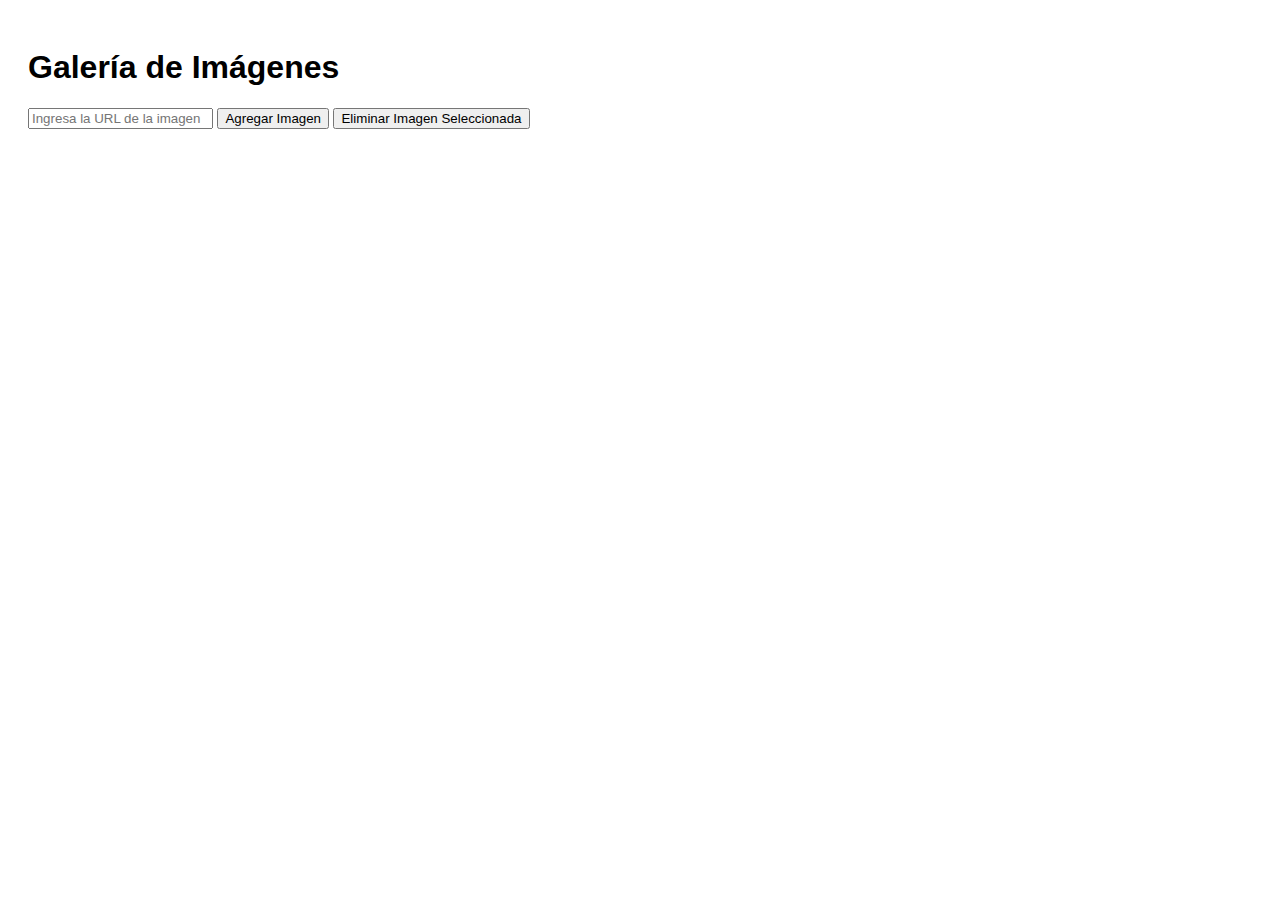
<file: Semana05/index.html>
<!DOCTYPE html>
<html lang="es">
<head>
    <meta charset="UTF-8">
    <title>Galería Interactiva</title>
    <link rel="stylesheet" href="styles.css">
</head>
<body>

    <h1>Galería de Imágenes</h1>

    <input 
        type="url" 
        id="urlImagen" 
        placeholder="Ingresa la URL de la imagen">

    <button id="btnAgregar">Agregar Imagen</button>
    <button id="btnEliminar">Eliminar Imagen Seleccionada</button>

    <div id="galeria"></div>

    <script src="script.js"></script>
</body>
</html>
</file>
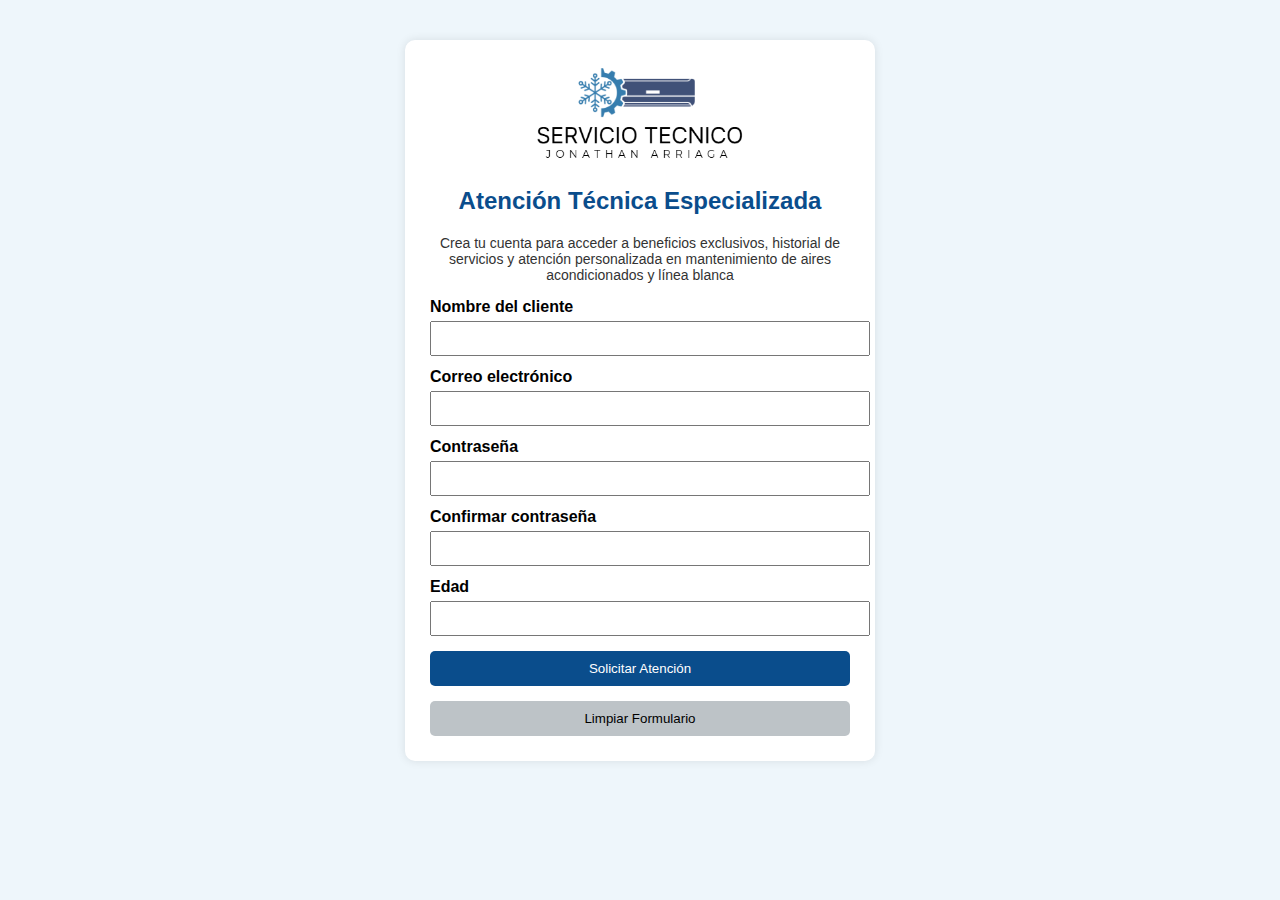
<file: Semana06/index.html>
<!DOCTYPE html>
<html lang="es">
<head>
    <meta charset="UTF-8">
    <title>JAZ Servicio Técnico de Climatización</title>
    <link rel="stylesheet" href="styles.css">
    <link rel="icon" type="image/png" href="Imgn/Icono.png">

</head>
<body>

<div class="container">

    
    <img src="Imgn/Captura de pantalla 2025-12-11 150152.png" alt="Logo Servicio Técnico" class="logo">

    <h2>Atención Técnica Especializada</h2>
    <p class="descripcion">
        Crea tu cuenta para acceder a beneficios exclusivos, historial de servicios y atención personalizada en mantenimiento de aires acondicionados y línea blanca

    <form id="formulario">

        <label>Nombre del cliente</label>
        <input type="text" id="nombre">
        <span class="error" id="errorNombre"></span>

        <label>Correo electrónico</label>
        <input type="email" id="correo">
        <span class="error" id="errorCorreo"></span>

        <label>Contraseña</label>
        <input type="password" id="password">
        <span class="error" id="errorPassword"></span>

        <label>Confirmar contraseña</label>
        <input type="password" id="confirmar">
        <span class="error" id="errorConfirmar"></span>

        <label>Edad</label>
        <input type="number" id="edad">
        <span class="error" id="errorEdad"></span>

        <button type="submit" id="btnEnviar" disabled>
            Solicitar Atención
        </button>

        <button type="reset">Limpiar Formulario</button>

    </form>
</div>

<script src="script.js"></script>
</body>
</html>
</file>
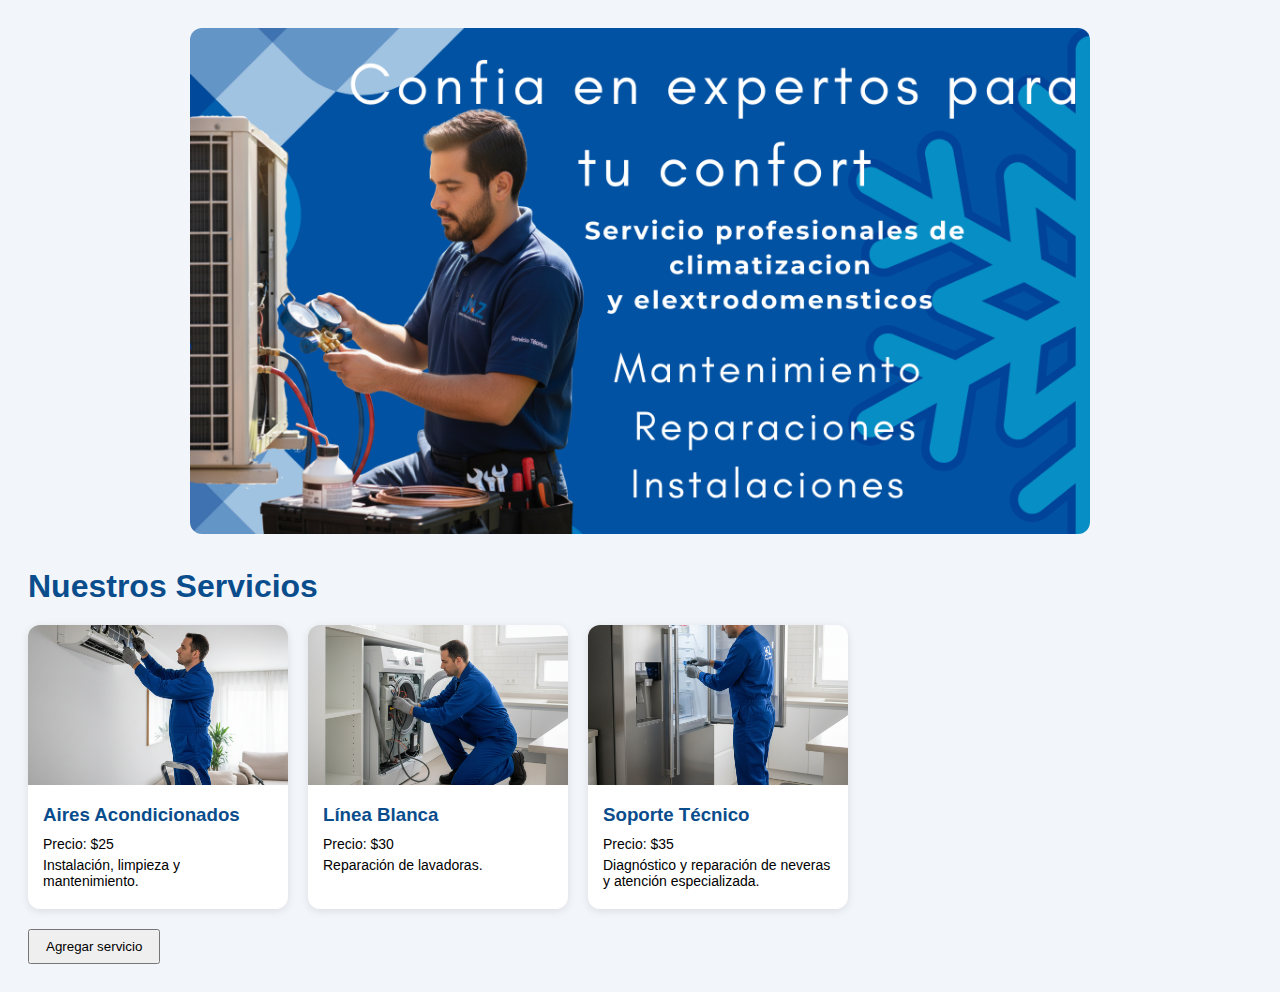
<file: Semana07/index.html>
<!DOCTYPE html>
<html lang="es">
<head>
    <meta charset="UTF-8">
    <title>Servicios de Climatización</title>
    <link rel="stylesheet" href="styles.css">
    <link rel="icon" type="image/png" href="Img/Icono.png">
</head>
<body>

    
    <header class="header-imagen">
        <img src="Img/Confia en expertos para tu confort.png" alt="Servicios de climatización">
    </header>

    <h1>Nuestros Servicios</h1>

    
    <ul id="listaProductos" class="contenedor-servicios"></ul>

    <button id="btnAgregar">Agregar servicio</button>

    <script src="script.js"></script>
</body>
</html>
</file>
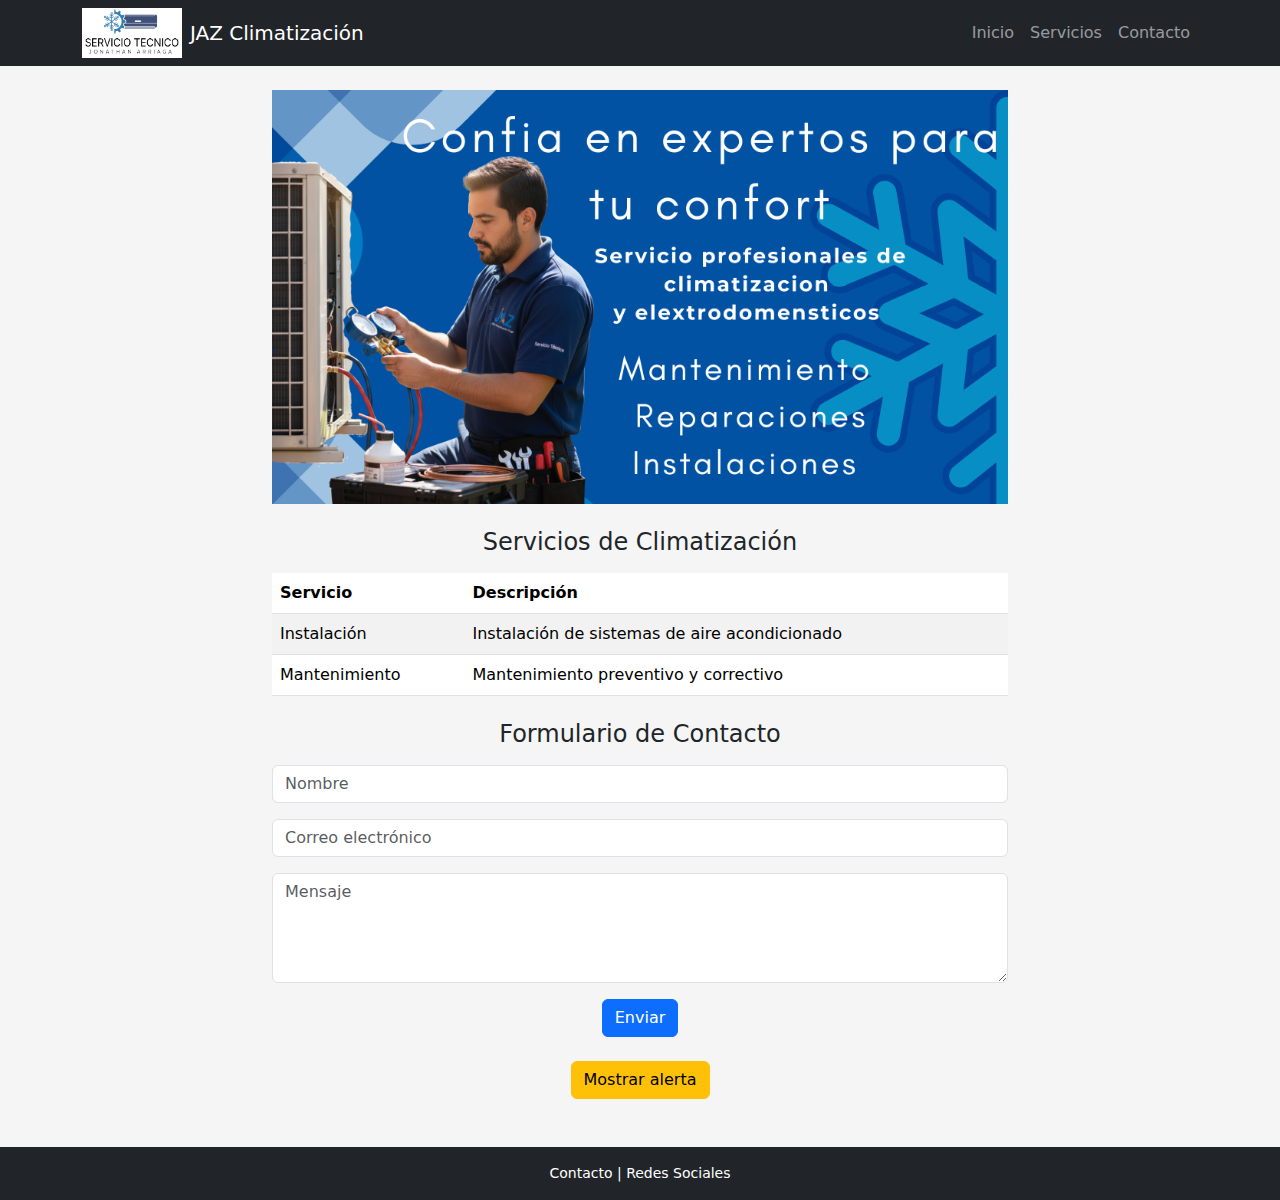
<file: Semana08/index.html>
<!DOCTYPE html>
<html lang="es">
<head>
  <meta charset="UTF-8">
  <meta name="viewport" content="width=device-width, initial-scale=1.0">
  <title>Climatización - Bootstrap y JavaScript</title>

  <!-- Bootstrap CSS -->
  <link href="https://cdn.jsdelivr.net/npm/bootstrap@5.3.2/dist/css/bootstrap.min.css" rel="stylesheet">

  <!-- CSS propio -->
  <link rel="stylesheet" href="styles.css">
  <link rel="icon" type="image/png" href="Img/Icono.png">
</head>
<body>

<!-- NAVBAR -->
<nav class="navbar navbar-expand-lg navbar-dark bg-dark">
  <div class="container">
    <img src="Img/Captura de pantalla 2025-12-11 150152.png" alt="Icono" width="100" height="50" class="d-inline-block align-text-top me-2">
    <a class="navbar-brand" href="#">JAZ Climatización</a>
    <ul class="navbar-nav ms-auto">
      <li class="nav-item"><a class="nav-link" href="#">Inicio</a></li>
      <li class="nav-item"><a class="nav-link" href="#">Servicios</a></li>
      <li class="nav-item"><a class="nav-link" href="#">Contacto</a></li>
    </ul>
  </div>
</nav>


<div class="container mt-4">
  <div class="row justify-content-center">
    <div class="col-lg-8 col-md-10 col-sm-12">

      <!-- CARRUSEL -->
      <div id="carouselExample" class="carousel slide mb-4">
        <div class="carousel-inner">
          <div class="carousel-item active">
            <img src="Img/Confia en expertos para tu confort.png" class="d-block w-100" alt="Climatización">
          </div>
        </div>
      </div>

      <!-- TABLA DE SERVICIOS -->
      <h4 class="text-center">Servicios de Climatización</h4>
      <table class="table table-striped mt-3">
        <thead>
          <tr>
            <th>Servicio</th>
            <th>Descripción</th>
          </tr>
        </thead>
        <tbody>
          <tr>
            <td>Instalación</td>
            <td>Instalación de sistemas de aire acondicionado</td>
          </tr>
          <tr>
            <td>Mantenimiento</td>
            <td>Mantenimiento preventivo y correctivo</td>
          </tr>
        </tbody>
      </table>

        <!-- FORMULARIO DE CONTACTO -->
      <h4 class="text-center mt-4">Formulario de Contacto</h4>
      <form id="contactForm" class="mt-3">
        <div class="mb-3">
          <input type="text" id="nombre" class="form-control" placeholder="Nombre">
        </div>
        <div class="mb-3">
          <input type="email" id="correo" class="form-control" placeholder="Correo electrónico">
        </div>
        <div class="mb-3">
          <textarea id="mensaje" class="form-control" rows="4" placeholder="Mensaje"></textarea>
        </div>
        <div class="text-center">
          <button type="submit" class="btn btn-primary">Enviar</button>
        </div>
      </form>

      <!-- BOTÓN ALERTA -->
      <div class="text-center mt-4">
        <button class="btn btn-warning" onclick="mostrarAlerta()">
          Mostrar alerta
        </button>
      </div>

    </div>
  </div>
</div>

<!-- FOOTER -->
<footer class="bg-dark text-white text-center p-3 mt-5">
  Contacto | Redes Sociales
</footer>

<script src="https://cdn.jsdelivr.net/npm/bootstrap@5.3.2/dist/js/bootstrap.bundle.min.js"></script>


<script src="script.js"></script>

</body>
</html>
</file>
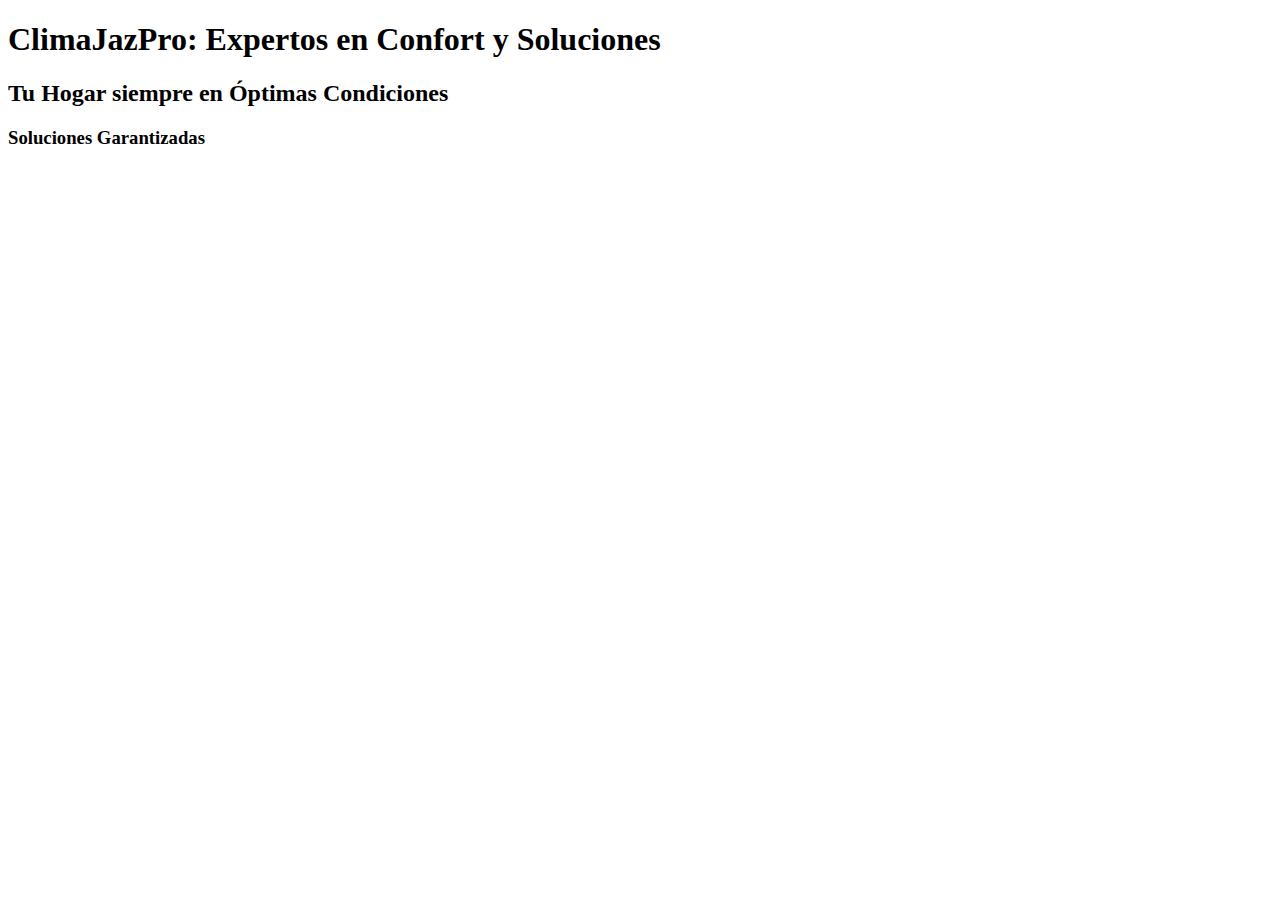
<file: Semana3/index.html>
<!DOCTYPE html>
<html lang="en">
<head>
    <meta charset="UTF-8">
    <meta name="viewport" content="width=device-width, initial-scale=1.0">
    <title>Deber Semana 3</title>
</head>
<body>
    <h1>ClimaJazPro: Expertos en Confort y Soluciones</h1>
    <h2> Tu Hogar siempre en Óptimas Condiciones</h2>
    <h3>Soluciones Garantizadas </H3>
</body>
</html>
</file>
<file: Semana05/styles.css>
body {
    font-family: Arial, sans-serif;
    padding: 20px;
}

#galeria {
    margin-top: 20px;
    display: grid;
    grid-template-columns: repeat(auto-fill, minmax(150px, 1fr));
    gap: 15px;
}

#galeria img {
    width: 100%;
    height: 150px;
    object-fit: cover;
    cursor: pointer;
    border: 3px solid transparent;
    transition: transform 0.3s, box-shadow 0.3s;
}

#galeria img:hover {
    transform: scale(1.05);
}

.seleccionada {
    border: 3px solid #007BFF;
    box-shadow: 0 0 10px rgba(0,0,0,0.5);
}
</file>
<file: Semana06/styles.css>
body {
    font-family: Arial, sans-serif;
    background: #eef6fb;
}

.container {
    width: 420px;
    margin: 40px auto;
    background: #ffffff;
    padding: 25px;
    border-radius: 10px;
    box-shadow: 0 0 10px rgba(0,0,0,0.1);
}

.logo {
    width: 220px;
    display: block;
    margin: 0 auto 10px;
}

h2 {
    text-align: center;
    color: #0a4d8c;
}

.descripcion {
    text-align: center;
    font-size: 14px;
    margin-bottom: 15px;
    color: #333;
}

label {
    display: block;
    margin-top: 12px;
    font-weight: bold;
}

input {
    width: 100%;
    padding: 8px;
    margin-top: 5px;
}

input.valido {
    border: 2px solid #2ecc71;
}

input.invalido {
    border: 2px solid #e74c3c;
}

.error {
    font-size: 12px;
    color: #e74c3c;
}

button {
    margin-top: 15px;
    padding: 10px;
    width: 100%;
    border: none;
    border-radius: 5px;
    cursor: pointer;
}

#btnEnviar {
    background: #0a4d8c;
    color: white;
}

button[type="reset"] {
    background: #bdc3c7;
}
</file>
<file: Semana07/styles.css>
body {
    font-family: Arial, sans-serif;
    background-color: #f2f6fa;
    padding: 20px;
}

/* Imagen principal */
.header-imagen {
    text-align: center;
    margin-bottom: 30px;
}

.header-imagen img {
    width: 100%;
    max-width: 900px;
    border-radius: 12px;
}

/* Título */
h1 {
    color: #0a4d8c;
    margin-bottom: 20px;
}

/* Contenedor de tarjetas */
.contenedor-servicios {
    display: flex;
    gap: 20px;
    list-style: none;
    padding: 0;
    margin-bottom: 20px;
}

/* Tarjeta */
.tarjeta {
    background: #ffffff;
    width: 260px;
    border-radius: 12px;
    box-shadow: 0 2px 8px rgba(0,0,0,0.1);
    overflow: hidden;
}

/* Imagen dentro de tarjeta */
.tarjeta img {
    width: 100%;
    height: 160px;
    object-fit: cover;
}

/* Contenido tarjeta */
.tarjeta .contenido {
    padding: 15px;
}

.tarjeta h3 {
    margin: 0 0 10px;
    color: #0a4d8c;
}

.tarjeta p {
    margin: 5px 0;
    font-size: 14px;
}

/* Botón */
button {
    padding: 8px 16px;
    cursor: pointer;
}
</file>
<file: Semana08/styles.css>
body {
  background-color: #f5f5f5;
}

h4 {
  margin-top: 20px;
}

footer {
  font-size: 14px;
}
</file>
